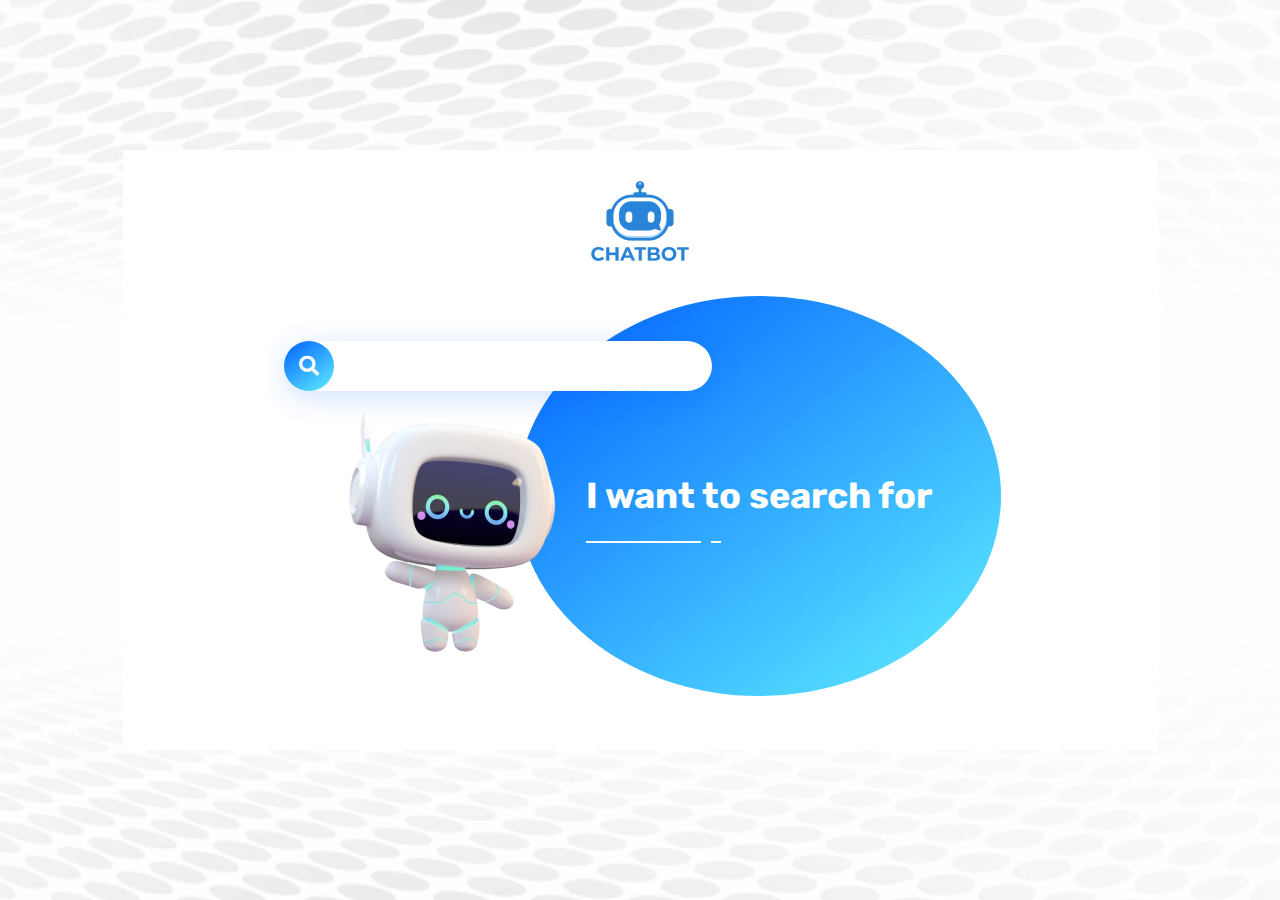
<file: index.html>
<!DOCTYPE html>
<html lang="en">
<head>
    <meta charset="UTF-8">
    <meta name="viewport" content="width=device-width, initial-scale=1.0">
    <link rel="stylesheet" href="https://cdnjs.cloudflare.com/ajax/libs/font-awesome/5.15.3/css/all.min.css">
    <link rel="preconnect" href="https://fonts.googleapis.com">
    <link rel="preconnect" href="https://fonts.gstatic.com" crossorigin>
    <link href="https://fonts.googleapis.com/css2?family=Rubik:wght@300;600&display=swap" rel="stylesheet">
    <link rel="stylesheet" href="css/style.css">
    <link rel="stylesheet" href="js/chatbot.js">
    <title>Chatbot</title>
</head>
<body>
    <section id="chatbot">
        <div class="content">
            <div class="logo">
                <a href="/chat.html">
                    <img src="/assets/images/logo.png" alt="logo">
                </a>
            </div>
            <div class="search-content">
                <div class="search-robot">
                    <div class="search">
                        <i class="fas fa-search search-icon"></i>
                        <input type="text" class="search-input">
                    </div>
                    <div class="robot">
                        <img src="/assets/images/robot.png" alt="robot">
                    </div>
                    </idv>

                </div>
                <div class="circle">
                    <h1>I want to search for</h1>
                    <div class="line-horizontal">
                        <div class="line-one"></div>
                        <div class="line-two"></div>
                    </div>
                    
                </div>
            </div>
        </div>
    </section>
</body>
</html>
</file>
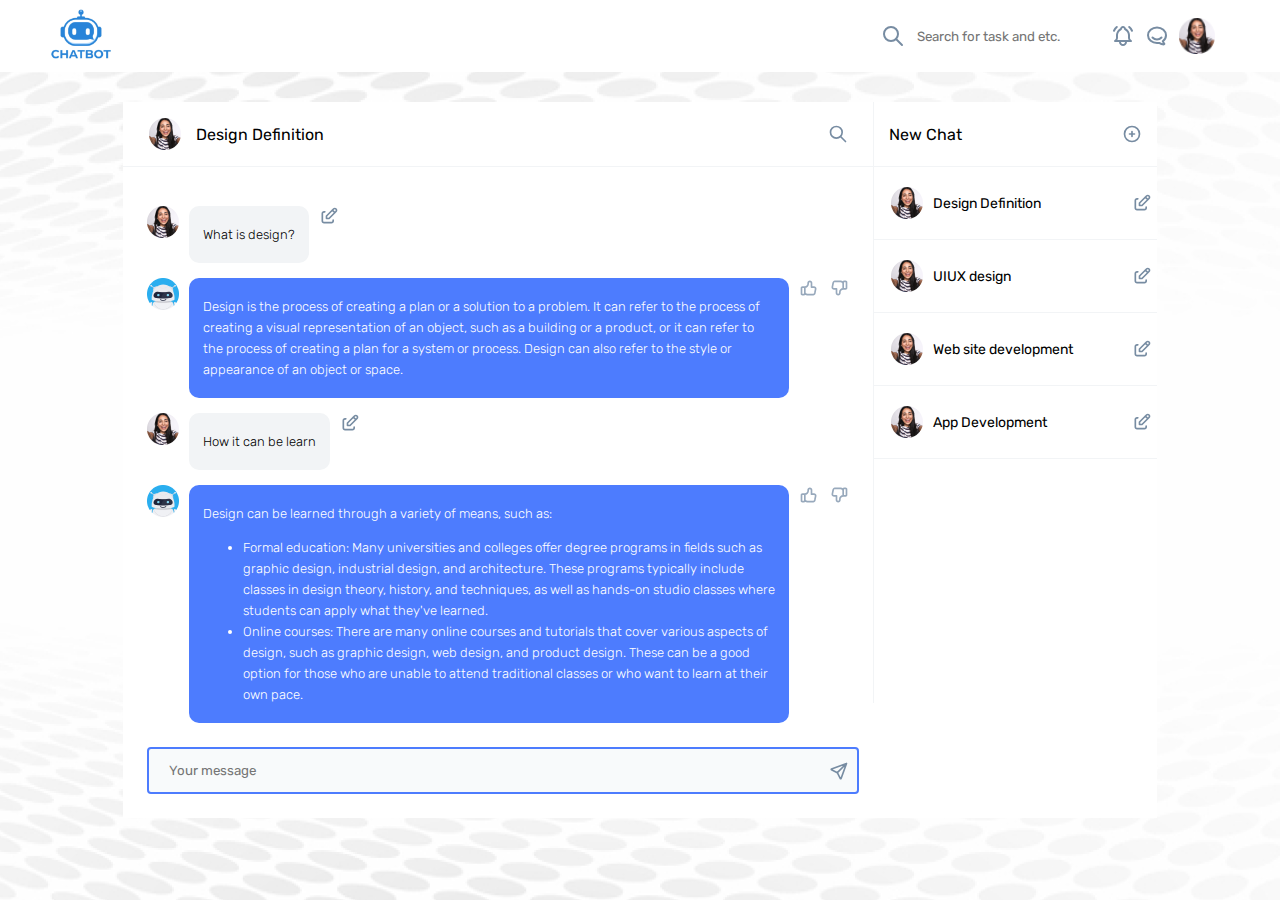
<file: chat.html>
<!DOCTYPE html>
<html lang="en">
<head>
    <meta charset="UTF-8">
    <meta name="viewport" content="width=device-width, initial-scale=1.0">
    <link rel="stylesheet" href="https://cdnjs.cloudflare.com/ajax/libs/font-awesome/5.15.3/css/all.min.css">
    <link rel="preconnect" href="https://fonts.googleapis.com">
    <link rel="preconnect" href="https://fonts.gstatic.com" crossorigin>
    <link href="https://fonts.googleapis.com/css2?family=Rubik:wght@300;400;600&display=swap" rel="stylesheet">
    <link rel="stylesheet" href="css/style.css">
    <link rel="stylesheet" href="css/chat.css">
    <title>Chat</title>
</head>
<body>
    <section class="chat">
        <div class="navbar">
            <div class="navbar-left">
                <a href="/index.html">
                    <img src="/assets/images/logo.png" alt="logo">
                </a>
            </div>
            <div class="navbar-right">
                <img src="/assets/icons/search.svg" alt="search">
                <input type="text" placeholder="Search for task and etc.">
                <img src="/assets/icons/bell-ringing.svg" alt="notification">
                <img src="/assets/icons/brand-hipchat.svg" alt="brand">
                <img class="user-1" src="/assets/images/user_1.png" alt="user_1">
            </div>      
        </div>
        <div class="content-chat">
            <div class="content-intern">
                <div class="content-left">
                    <div class="chat-contact">
                        <div>
                            <img src="/assets/images/user_1.png" alt="">
                            <p>Design Definition</p>
                        </div>
                        <img src="/assets/icons/search.svg" alt="search">
                    </div>
                    <div class="chat-messages">
                        <div class="message-user-1">
                            <img src="/assets/images/user_1.png" alt="user-1">
                            <div class="message-user">
                                <p>
                                    What is design?
                                </p>
                            </div>
                            <img src="/assets/icons/edit.svg" alt="edit">
                        </div>
                        <div class="message-user-2">
                            <img src="/assets/images/user_2.png" alt="user-2" height="32px">
                            <div class="message-user">
                                <p>
                                    Design is the process of creating a plan or a solution to a problem. It can refer to the process of creating a visual representation of an object, such as a building or a product, or it can refer to the process of creating a plan for a system or process. Design can also refer to the style or appearance of an object or space.
                                </p>
                            </div>
                            <img src="/assets/icons/thumb-up.svg" alt="thumb-up">
                            <img src="/assets/icons/thumb-down.svg" alt="thumb-down">
                        </div>
                        <div class="message-user-1">
                            <img src="/assets/images/user_1.png" alt="user-1">
                            <div class="message-user">
                                <p>
                                    How it can be learn
                                </p>
                            </div>
                            <img src="/assets/icons/edit.svg" alt="edit">
                        </div>
                        <div class="message-user-2">
                            <img src="/assets/images/user_2.png" alt="user-2" height="32px">
                            <div class="message-user">
                                <p>
                                    Design can be learned through a variety of means, such as:
                                    <ul>
                                        <li>
                                            Formal education: Many universities and colleges offer degree programs in fields such as graphic design, industrial design, and architecture. These programs typically include classes in design theory, history, and techniques, as well as hands-on studio classes where students can apply what they've learned.
                                        </li>
                                        <li>
                                            Online courses: There are many online courses and tutorials that cover various aspects of design, such as graphic design, web design, and product design. These can be a good option for those who are unable to attend traditional classes or who want to learn at their own pace.
                                        </li>
                                    </ul>
                                </p>
                            </div>
                            <img src="/assets/icons/thumb-up.svg" alt="thumb-up">
                            <img src="/assets/icons/thumb-down.svg" alt="thumb-down">
                        </div>
                        <!-- <div class="message-load">
                            <img src="/icons/message-load.svg" alt="load">
                        </div> -->
                    </div>
                    <div class="chat-input-message">
                        <input id="input-message" type="text" name="input-message" placeholder="Your message">
                        <img id="send-message" src="/assets/icons/send.svg" alt="send">
                    </div>
                </div>
                <div class="content-right">
                    <div class="chat-new">
                        <p>New Chat</p>
                        <img src="/assets/icons/circle-plus.svg" alt="plus">
                    </div>
                    <div class="chat-users">
                        <div class="user">
                            <div>
                                <img src="/assets/images/user_1.png" alt="">
                                <p>Design Definition</p>
                            </div>
                            <img src="/assets/icons/edit.svg" alt="edit">
                        </div>
                        <div class="user">
                            <div>
                                <img src="/assets/images/user_1.png" alt="">
                                <p>UIUX design</p>
                            </div>
                            <img src="/assets/icons/edit.svg" alt="edit">
                        </div>
                        <div class="user">
                            <div>
                                <img src="/assets/images/user_1.png" alt="">
                                <p>Web site development</p>
                            </div>
                            <img src="/assets/icons/edit.svg" alt="edit">
                        </div>
                        <div class="user">
                            <div>
                                <img src="/assets/images/user_1.png" alt="">
                                <p>App Development</p>
                            </div>
                            <img src="/assets/icons/edit.svg" alt="edit">
                        </div>
                    </div>
                </div>
            </div>
        </div>
    </section>
    <script src="js/chatbot.js"></script>
</body>
</html>
</file>
<file: css/style.css>
body {
    background-image: url("/assets/images/background.png");
    background-size: cover; 
    background-position: center center;
    width: 100%;
    height: 100vh;
    z-index: -1;
    margin: 0;
    padding: 0;
}

#chatbot {
    display: flex;
    justify-content: center;
    align-items: center;
    height: 100vh;
}

.content {
    background-color: #FFFFFF;
    width: 1034px;
    height: 600px;

}

/*Logo*/
.logo {
    margin: 30px;
    text-align: center;
}

.logo img {
    cursor: pointer;
}


/*Search*/
.search-content {
    display: flex;
    justify-content: center
}

.search-robot {
    display: grid;
    align-content: center;
    margin-right: -200px;
    z-index: 1;
}

.search {
    display: flex;
    align-items: center;
    padding: 5px;
    width: 428px;
  }
  
.search-input {
    height: 40px;
    border: none;
    outline: none;
    flex: 1;
    padding: 5px 5px 5px 60px;
    border-radius: 60px;
    background: #FFFFFF;
    box-shadow: 0px 6px 30px 0px rgba(0, 97, 255, 0.20);
    font-family: 'Rubik';
}
  
.search-icon {
    background: linear-gradient(143deg, #0061FF 0%, #60EFFF 100%);
    border-radius: 200px;
    color: #FFFFFF;
    margin-right: -48px;
    padding: 15px;
    z-index: 1;
    font-size: 20px;
}

.robot img {
    width: 207px;
    height: 242px;
    margin-top: 15px;
    margin-left: 70px; 
}

/*Circle*/

.circle {
    display: grid;
    align-content: center;
    height: 400px;
    padding: 0px 69px;
    border-radius: 50%;
    background: linear-gradient(143deg, #0061FF 0%, #60EFFF 100%);
    color: #FFFFFF;
    font-family: 'Rubik';
    font-size: 18px;
}

.line-horizontal {
    display: inline-flex;
}

.line-one {
    width: 114.5px;
    border-top: 2px solid #FFFFFF;
}

.line-two {
    width: 10px;
    border-top: 2px solid #FFFFFF;
    margin-left: 10px;
}
</file>
<file: css/chat.css>
/*Navbar*/
.navbar {
    display: flex;
    justify-content: space-between;
    padding: 4px 50px 4px 50px;
    background-color: #FFFFFF;
    height: 64px;
    font-family: 'Rubik', sans-serif;
}

.navbar-left {
    display: flex;
    align-items: center;
}

.navbar-left img {
    width: 62px;
    height: 50px;
    margin-right: 15px;
    cursor: pointer;
}

.navbar-right {
    display: inline-flex;
    align-items: center;
    gap: 10px;
}

.navbar-right input {
    border: none;
    outline: none;
    font-family: 'Rubik', sans-serif;
}

.navbar-right .user-1 {
    width: 36px;
    height: 36px;
    margin-right: 15px;
}

/*Chat*/
.content-chat {
    display: flex;
    justify-content: center;
    align-items: center;
}

.content-intern {
    display: grid;
    grid-template-columns: 3fr 1fr;
    background-color: #FFFFFF;
    width: 1034px;
    min-height: 600px;
    margin: 30px;
}

/*Column left*/

.content-left {
    width: 750px;
}

/*Chat contact title*/

.chat-contact {
    display: flex;
    justify-content: space-between;
    align-items: center;
    width: 750px;
    height: 64px;
    border-bottom: 1px solid #F2F4F6;
    font-family: 'Rubik', sans-serif;
}

.chat-contact div {
    display: inline-flex;
    margin: 6px 26px;
    align-items: center;
}

.chat-contact div img {
    width: 32px;
    height: 32px;
    margin-right: 15px;
}

.chat-contact img {
    width: 20px;
    height: 20px;
    margin-right: 25px;
}

/*Chat Message*/

.chat-messages {
    font-family: 'Rubik', sans-serif;
    font-family: 200;
    font-size: 13px;
    margin: 24px;
    font-weight: 300;
    line-height: 21px;
    /* overflow-y: scroll; */
}

.message-user-1 {
    display: inline-flex;
    align-items: flex-start;;
    gap: 10px;
    margin-top: 15px;
}

.message-user-1 .message-user {
    border-radius: 10px;
    background: #F2F4F6;
    padding: 5px 14px;
}

.message-user-2 {
    display: inline-flex;
    align-items: flex-start;;
    gap: 10px;
    margin-top: 15px;
}

.message-user-2 .message-user {
    border-radius: 10px;
    background: #4D7CFE;
    color: #FFFFFF;
    padding: 5px 14px;
}

/*Column right*/

.content-right {
    width: 284px;
    font-family: 'Rubik', sans-serif;
}

/*New chat*/

.chat-new {
    display: flex;
    justify-content: space-between;
    align-items: center;
    height: 64px;
    border-left: 1px solid #F2F4F6;
    border-bottom: 1px solid #F2F4F6;
    padding: 0px 15px;
}

/*Chat user*/

.chat-users {
    height: 536px;
    border-left: 1px solid #F2F4F6;
    font-size: 14px;
}

.user {
    display: flex;
    justify-content: space-between;
    align-items: center;
    height: 52px;
    padding: 10px 5px;
    border-bottom: 1px solid #F2F4F6;
}

.user div {
    display: inline-flex;
    padding: 0px 12px;
    align-items: center;
}

.user div img {
    margin-right: 10px;
}

.message-load {
    margin-top: 15px;
}

.chat-input-message {
    display: flex;
    align-items: center;
    margin: 24px;
}

.chat-input-message input {
    width: 100%;
    border-radius: 4px;
    border: 2px solid #4D7CFE;
    background: #F8FAFB;
    padding: 14px 20px;
    font-family: 'Rubik', sans-serif;
}

.chat-input-message img {
    margin-left: -30px;
    cursor: pointer;
    z-index: 1;
}
</file>
